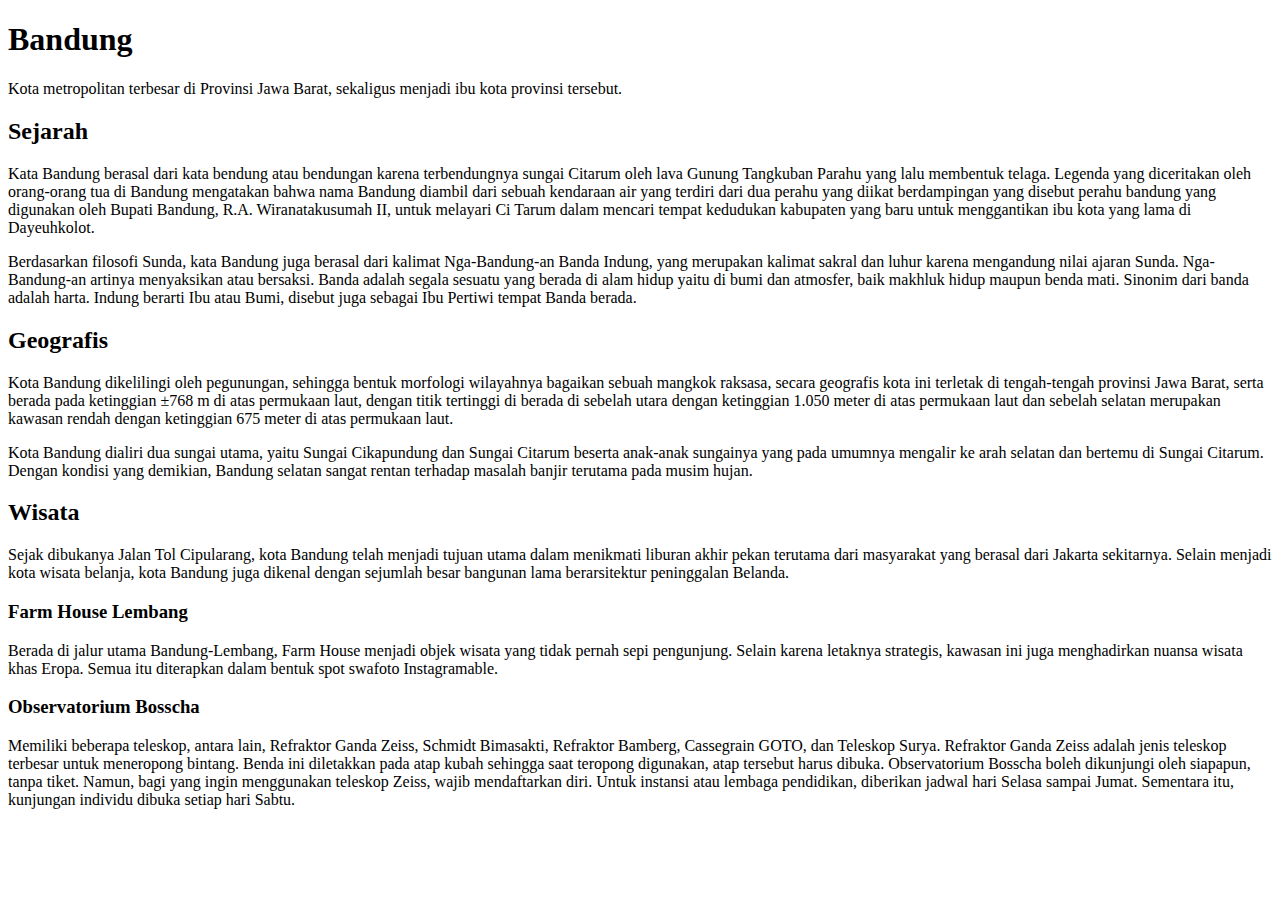
<file: index.html>
<!DOCTYPE html>
<html>

<head>
  <title>Latihan</title>
  <link rel="preconnect" href="https://fonts.googleapis.com">
  <link rel="preconnect" href="https://fonts.gstatic.com" crossorigin>
  <link href="https://fonts.googleapis.com/css2?family=Plus+Jakarta+Sans:wght@400;700&display=swap" rel="stylesheet">
</head>

<body>
  <h1>Bandung</h1>
  <p>
    Kota metropolitan terbesar di Provinsi Jawa Barat, sekaligus menjadi ibu
    kota provinsi tersebut.
  </p>


  <h2>Sejarah</h2>
  <p>
    Kata Bandung berasal dari kata bendung atau bendungan karena terbendungnya
    sungai Citarum oleh lava Gunung Tangkuban Parahu yang lalu membentuk
    telaga. Legenda yang diceritakan oleh orang-orang tua di Bandung
    mengatakan bahwa nama Bandung diambil dari sebuah kendaraan air yang
    terdiri dari dua perahu yang diikat berdampingan yang disebut perahu
    bandung yang digunakan oleh Bupati Bandung, R.A. Wiranatakusumah II, untuk
    melayari Ci Tarum dalam mencari tempat kedudukan kabupaten yang baru untuk
    menggantikan ibu kota yang lama di Dayeuhkolot.
  </p>
  <p>
    Berdasarkan filosofi Sunda, kata Bandung juga berasal dari kalimat
    Nga-Bandung-an Banda Indung, yang merupakan kalimat sakral dan luhur
    karena mengandung nilai ajaran Sunda. Nga-Bandung-an artinya menyaksikan
    atau bersaksi. Banda adalah segala sesuatu yang berada di alam hidup yaitu
    di bumi dan atmosfer, baik makhluk hidup maupun benda mati. Sinonim dari
    banda adalah harta. Indung berarti Ibu atau Bumi, disebut juga sebagai Ibu
    Pertiwi tempat Banda berada.
  </p>


  <h2>Geografis</h2>
  <p>
    Kota Bandung dikelilingi oleh pegunungan, sehingga bentuk morfologi
    wilayahnya bagaikan sebuah mangkok raksasa, secara geografis kota ini
    terletak di tengah-tengah provinsi Jawa Barat, serta berada pada
    ketinggian ±768 m di atas permukaan laut, dengan titik tertinggi di berada
    di sebelah utara dengan ketinggian 1.050 meter di atas permukaan laut dan
    sebelah selatan merupakan kawasan rendah dengan ketinggian 675 meter di
    atas permukaan laut.
  </p>
  <p>
    Kota Bandung dialiri dua sungai utama, yaitu Sungai Cikapundung dan Sungai
    Citarum beserta anak-anak sungainya yang pada umumnya mengalir ke arah
    selatan dan bertemu di Sungai Citarum. Dengan kondisi yang demikian,
    Bandung selatan sangat rentan terhadap masalah banjir terutama pada musim
    hujan.
  </p>


  <h2>Wisata</h2>
  <p>
    Sejak dibukanya Jalan Tol Cipularang, kota Bandung telah menjadi tujuan
    utama dalam menikmati liburan akhir pekan terutama dari masyarakat yang
    berasal dari Jakarta sekitarnya. Selain menjadi kota wisata belanja, kota
    Bandung juga dikenal dengan sejumlah besar bangunan lama berarsitektur
    peninggalan Belanda.
  </p>

  <h3>Farm House Lembang</h3>
  <p>
    Berada di jalur utama Bandung-Lembang, Farm House menjadi objek wisata
    yang tidak pernah sepi pengunjung. Selain karena letaknya strategis,
    kawasan ini juga menghadirkan nuansa wisata khas Eropa. Semua itu
    diterapkan dalam bentuk spot swafoto Instagramable.
  </p>

  <h3>Observatorium Bosscha</h3>
  <p>
    Memiliki beberapa teleskop, antara lain, Refraktor Ganda Zeiss, Schmidt
    Bimasakti, Refraktor Bamberg, Cassegrain GOTO, dan Teleskop Surya.
    Refraktor Ganda Zeiss adalah jenis teleskop terbesar untuk meneropong
    bintang. Benda ini diletakkan pada atap kubah sehingga saat teropong
    digunakan, atap tersebut harus dibuka. Observatorium Bosscha boleh
    dikunjungi oleh siapapun, tanpa tiket. Namun, bagi yang ingin menggunakan
    teleskop Zeiss, wajib mendaftarkan diri. Untuk instansi atau lembaga
    pendidikan, diberikan jadwal hari Selasa sampai Jumat. Sementara itu,
    kunjungan individu dibuka setiap hari Sabtu.
  </p>
</body>

</html>
</file>
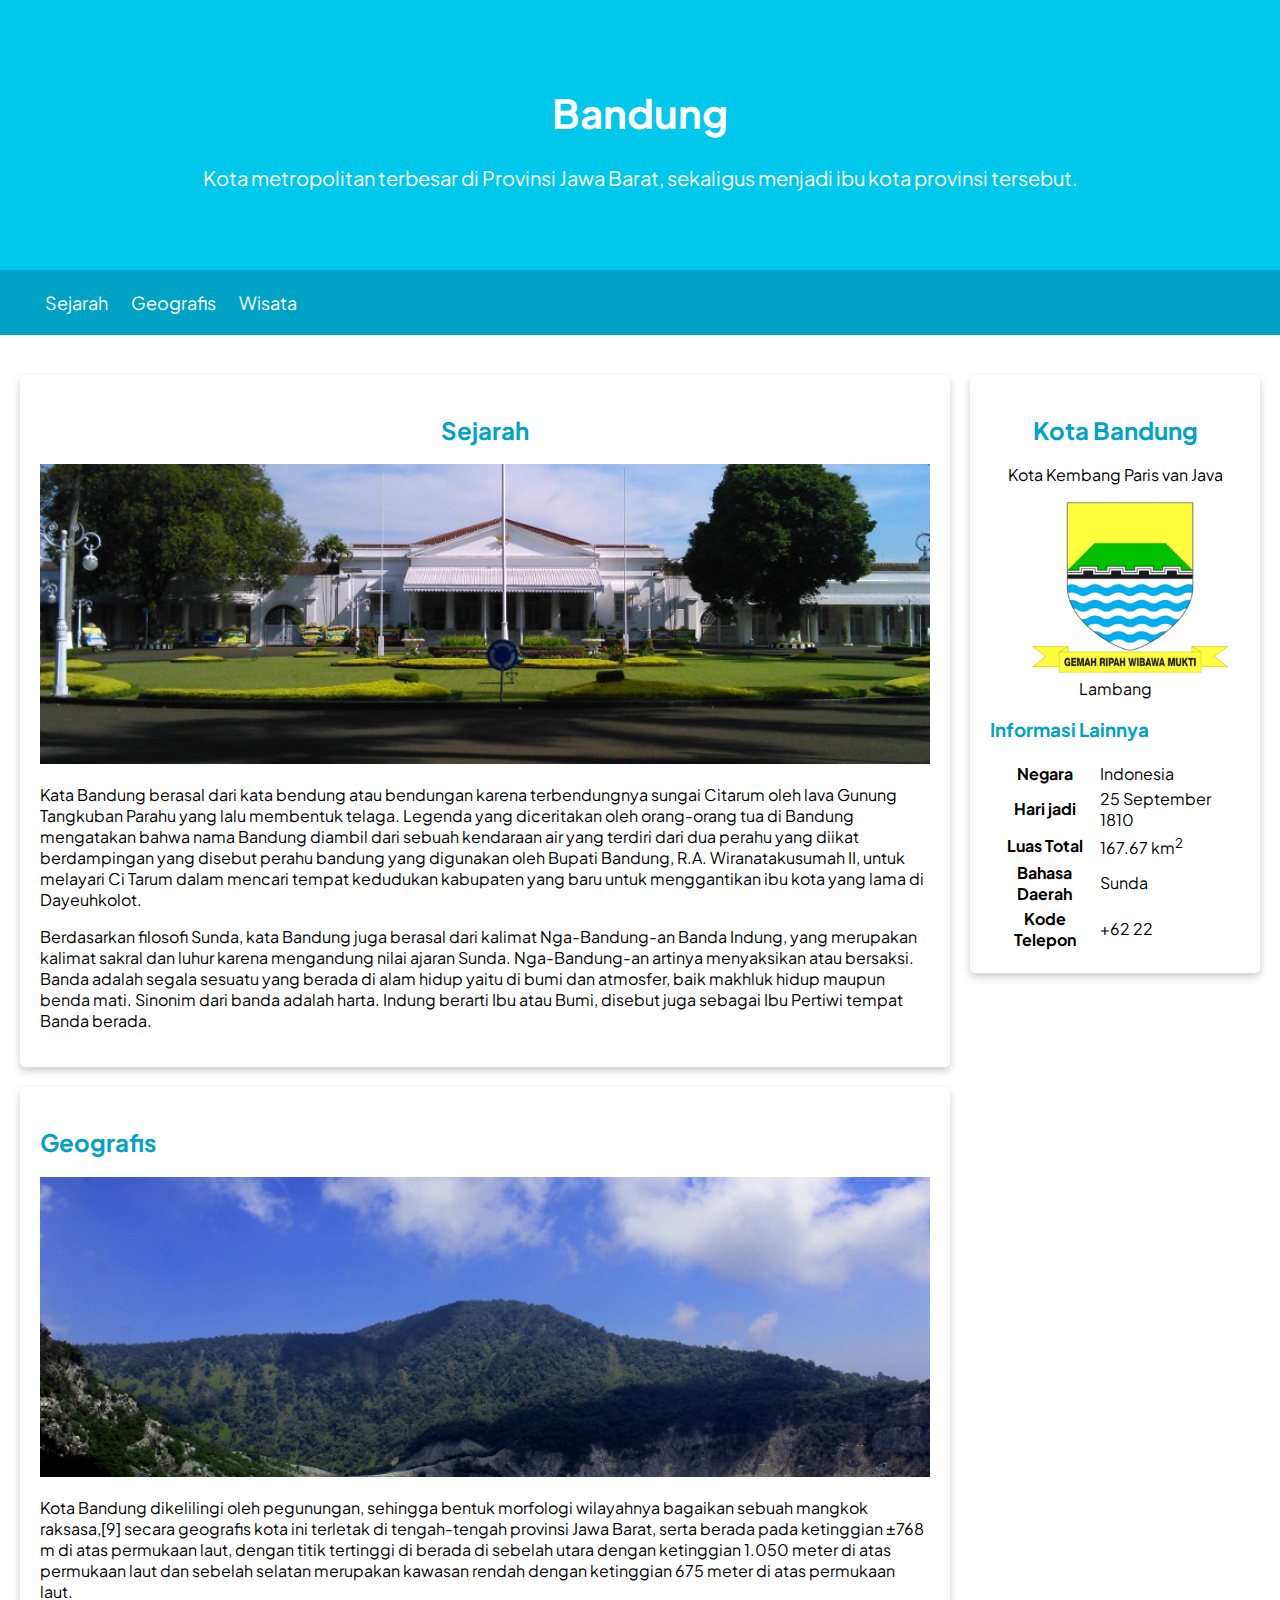
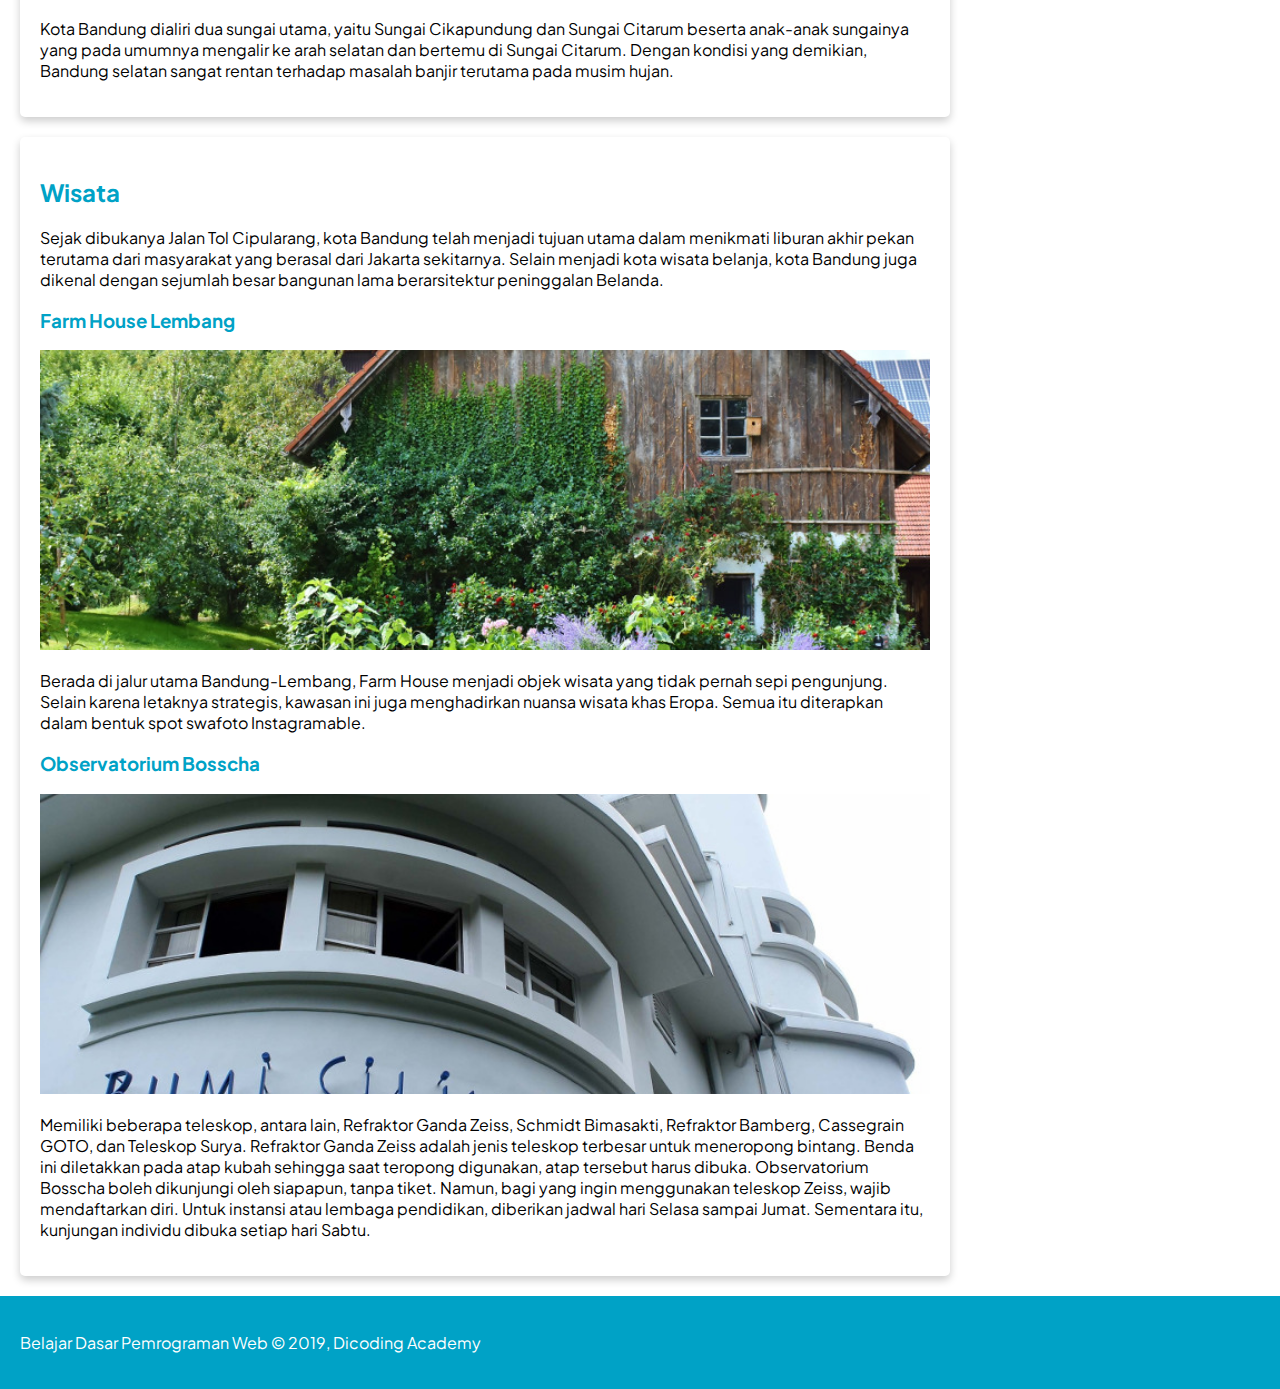
<file: profil.html>
<!DOCTYPE html>
<html>

<head>
  <meta charset="utf-8" />
  <title>Halaman Profil Bandung</title>
  <link rel="stylesheet" href="assets/styles/style.css">
  <link rel="preconnect" href="https://fonts.googleapis.com">
  <link rel="preconnect" href="https://fonts.gstatic.com" crossorigin>
  <link href="https://fonts.googleapis.com/css2?family=Plus+Jakarta+Sans:wght@400;700&display=swap" rel="stylesheet">
  <meta name="viewport" content="width=device-width, initial-scale=1">

</head>

<body>
  <header>
    <div class="jumbotron">
      <h1>Bandung</h1>
      <p>
        Kota metropolitan terbesar di Provinsi Jawa Barat, sekaligus menjadi ibu kota provinsi
        tersebut.
      </p>
    </div>
    <nav>
      <ul>
        <li>
          <a href="#sejarah">Sejarah</a>
        </li>
        <li>
          <a href="#geografis">Geografis</a>
        </li>
        <li>
          <a href="#wisata">Wisata</a>
        </li>
      </ul>
    </nav>
  </header>

  <main>
    <!-- Konten artikel -->
    <div id="content">
      <article id="sejarah" class="card">
        <h2>Sejarah</h2>
        <img src="assets/image/history.jpg" alt="sejarah" class="featured-images" />
        <p>
          Kata Bandung berasal dari kata bendung atau bendungan karena terbendungnya sungai
          Citarum oleh lava Gunung Tangkuban Parahu yang lalu membentuk telaga. Legenda yang
          diceritakan oleh orang-orang tua di Bandung mengatakan bahwa nama Bandung diambil dari
          sebuah kendaraan air yang terdiri dari dua perahu yang diikat berdampingan yang disebut
          perahu bandung yang digunakan oleh Bupati Bandung, R.A. Wiranatakusumah II, untuk
          melayari Ci Tarum dalam mencari tempat kedudukan kabupaten yang baru untuk menggantikan
          ibu kota yang lama di Dayeuhkolot.
        </p>

        <p>
          Berdasarkan filosofi Sunda, kata Bandung juga berasal dari kalimat Nga-Bandung-an Banda
          Indung, yang merupakan kalimat sakral dan luhur karena mengandung nilai ajaran Sunda.
          Nga-Bandung-an artinya menyaksikan atau bersaksi. Banda adalah segala sesuatu yang
          berada di alam hidup yaitu di bumi dan atmosfer, baik makhluk hidup maupun benda mati.
          Sinonim dari banda adalah harta. Indung berarti Ibu atau Bumi, disebut juga sebagai Ibu
          Pertiwi tempat Banda berada.
        </p>
      </article>

      <article id="geografis" class="card">
        <h2>Geografis</h2>
        <img src="assets/image/geografis.jpg" alt="geografis" class="featured-images" />
        <p>
          Kota Bandung dikelilingi oleh pegunungan, sehingga bentuk morfologi wilayahnya bagaikan
          sebuah mangkok raksasa,[9] secara geografis kota ini terletak di tengah-tengah provinsi
          Jawa Barat, serta berada pada ketinggian ±768 m di atas permukaan laut, dengan titik
          tertinggi di berada di sebelah utara dengan ketinggian 1.050 meter di atas permukaan
          laut dan sebelah selatan merupakan kawasan rendah dengan ketinggian 675 meter di atas
          permukaan laut.
        </p>

        <p>
          Kota Bandung dialiri dua sungai utama, yaitu Sungai Cikapundung dan Sungai Citarum
          beserta anak-anak sungainya yang pada umumnya mengalir ke arah selatan dan bertemu di
          Sungai Citarum. Dengan kondisi yang demikian, Bandung selatan sangat rentan terhadap
          masalah banjir terutama pada musim hujan.
        </p>
      </article>

      <article id="wisata" class="card">
        <h2>Wisata</h2>
        <p>
          Sejak dibukanya Jalan Tol Cipularang, kota Bandung telah menjadi tujuan utama dalam
          menikmati liburan akhir pekan terutama dari masyarakat yang berasal dari Jakarta
          sekitarnya. Selain menjadi kota wisata belanja, kota Bandung juga dikenal dengan
          sejumlah besar bangunan lama berarsitektur peninggalan Belanda.
        </p>

        <section>
          <h3>Farm House Lembang</h3>
          <img src="assets/image/farm-house.jpg" alt="farm house" class="featured-images" />
          <p>
            Berada di jalur utama Bandung-Lembang, Farm House menjadi objek wisata yang tidak
            pernah sepi pengunjung. Selain karena letaknya strategis, kawasan ini juga
            menghadirkan nuansa wisata khas Eropa. Semua itu diterapkan dalam bentuk spot swafoto
            Instagramable.
          </p>
        </section>

        <section>
          <h3>Observatorium Bosscha</h3>
          <img src="assets/image/bosscha.jpg" alt="bosscha" class="featured-images" />
          <p>
            Memiliki beberapa teleskop, antara lain, Refraktor Ganda Zeiss, Schmidt Bimasakti,
            Refraktor Bamberg, Cassegrain GOTO, dan Teleskop Surya. Refraktor Ganda Zeiss adalah
            jenis teleskop terbesar untuk meneropong bintang. Benda ini diletakkan pada atap kubah
            sehingga saat teropong digunakan, atap tersebut harus dibuka. Observatorium Bosscha
            boleh dikunjungi oleh siapapun, tanpa tiket. Namun, bagi yang ingin menggunakan
            teleskop Zeiss, wajib mendaftarkan diri. Untuk instansi atau lembaga pendidikan,
            diberikan jadwal hari Selasa sampai Jumat. Sementara itu, kunjungan individu dibuka
            setiap hari Sabtu.
          </p>
        </section>
      </article>
    </div>

    <!-- Konten samping -->
    <aside>
      <article class="profile card">
        <header>
          <h2>Kota Bandung</h2>
          <p>Kota Kembang Paris van Java</p>
          <figure>
            <img src="assets/image/bandung-badge.png" />
            <figcaption>Lambang</figcaption>
          </figure>
        </header>

        <section>
          <h3>Informasi Lainnya</h3>

          <table>
            <tr>
              <th>Negara</th>
              <td>Indonesia</td>
            </tr>
            <tr>
              <th>Hari jadi</th>
              <td>25 September 1810</td>
            </tr>
            <tr>
              <th>Luas Total</th>
              <td>167.67 km<sup>2</sup></td>
            </tr>
            <tr>
              <th>Bahasa Daerah</th>
              <td>Sunda</td>
            </tr>
            <tr>
              <th>Kode Telepon</th>
              <td>+62 22</td>
            </tr>
          </table>
        </section>
      </article>
    </aside>
  </main>

  <footer>
    <p>Belajar Dasar Pemrograman Web &#169; 2019, Dicoding Academy</p>
  </footer>
</body>

</html>
</file>
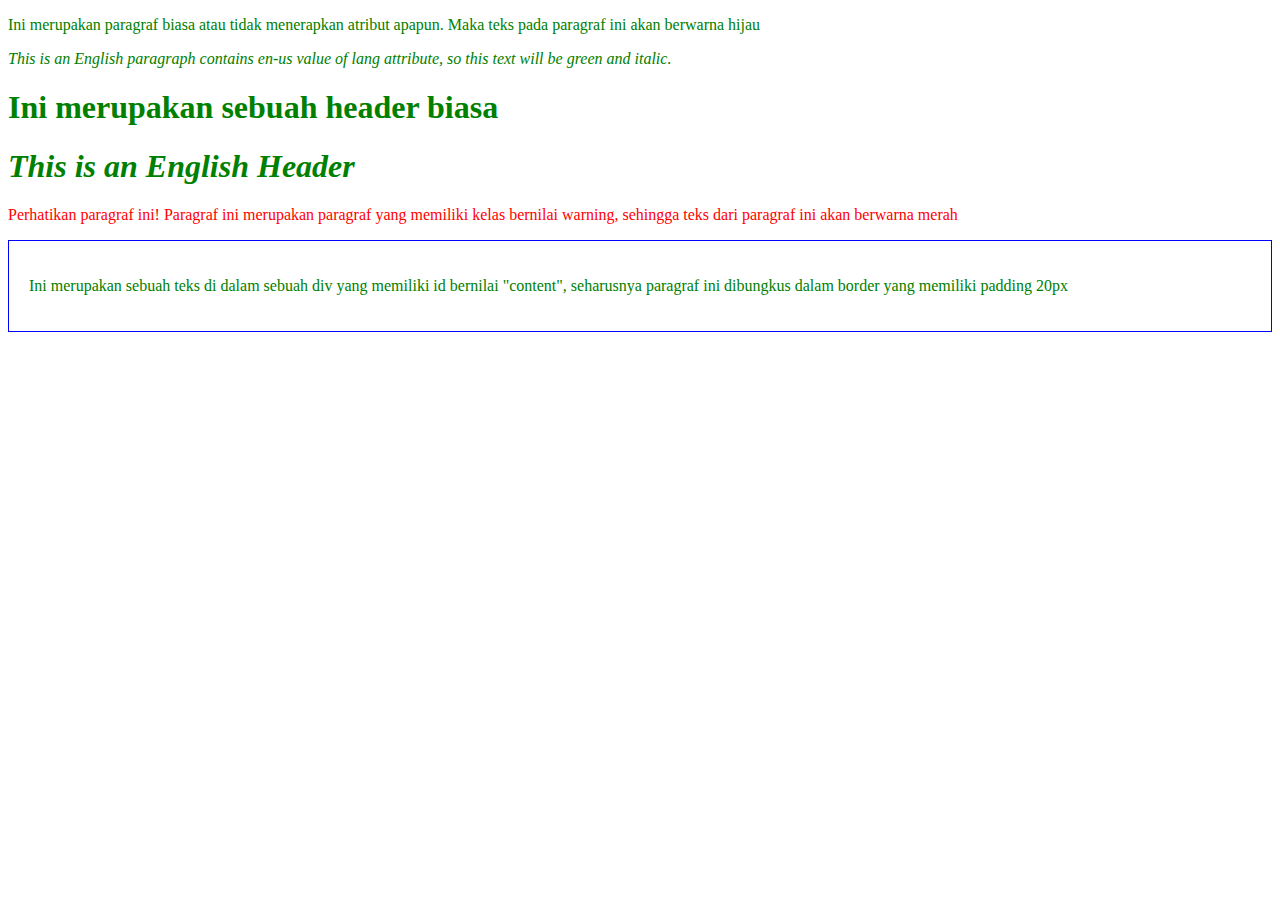
<file: test-selector.html>
<!DOCTYPE html>
<html lang="id">
  <head>
    <meta charset="UTF-8" />
    <title>Judul Dokumen</title>
    
    <link rel="stylesheet" href="./assets/styles/selector.css" />
  </head>
  <body>
    <p>
      Ini merupakan paragraf biasa atau tidak menerapkan atribut apapun. Maka
      teks pada paragraf ini akan berwarna hijau
    </p>
    <p lang="en-us">
      This is an English paragraph contains en-us value of lang attribute, so
      this text will be green and italic.
    </p>

    <h1>Ini merupakan sebuah header biasa</h1>
    <h1 lang="en-us">This is an English Header</h1>

    <p class="warning">
      Perhatikan paragraf ini! Paragraf ini merupakan paragraf yang memiliki
      kelas bernilai warning, sehingga teks dari paragraf ini akan berwarna
      merah
    </p>

    <div id="content">
      <p>
        Ini merupakan sebuah teks di dalam sebuah div yang memiliki id bernilai
        "content", seharusnya paragraf ini dibungkus dalam border yang memiliki
        padding 20px
      </p>
    </div>
  </body>
</html>
</file>
<file: assets/styles/style.css>
* {
  box-sizing: border-box;
}

body {
  font-family: "Plus Jakarta sans", sans-serif;
  margin: 0;
  padding: 0;
}

header {
  display: inline;
}

nav {
  background-color: #00a2c6;
  padding: 5px;
  position: sticky;
  top: 0;
}

/* nav ul {
  padding-inline: 4rem;
  display: flex;
  gap: 2rem;
} */

nav li {
  display: inline;
  list-style-type: none;
  margin-right: 20px;
}

nav a {
  font-size: 18px;
  font-weight: 400;
  text-decoration: none;
  color: white;
}

nav a:hover {
  font-weight: bold;
}

main {
  padding: 20px;
  overflow: auto;
  /* display: flex;
  gap: 1.5rem; */
}

aside {
  float: right;
  width: 25%;
  padding-left: 20px;
}

footer {
  padding: 20px;
  color: white;
  background-color: #00a2c6;
}

h2,
h3 {
  color: #00a2c6;
}

#content {
  /* flex: 5;
  display: flex;
  flex-flow: column nowrap;
  gap: 1rem 2rem; */
  float: left;
  width: 75%;
}

.jumbotron {
  font-size: 20px;
  padding: 60px;
  background-color: #00c8eb;
  text-align: center;
  color: white;
}

.profile header {
  text-align: center;
}

.featured-images {
  width: 100%;
  max-height: 300px;
  object-fit: cover;
  object-position: center;
}

.profile img {
  width: 200px;
}

.card {
  box-shadow: 0 4px 8px 0 rgba(0, 0, 0, 0.2);
  border-radius: 5px;
  padding: 20px;
  margin-top: 20px;
}

@media screen and (max-width: 1000px) {
  #content, aside {
    width: 100%;
    padding: 0;
  }
}

#sejarah > h2 {
  text-align: center;
}
</file>
<file: assets/styles/selector.css>
/* Menargetkan seluruh tipe elemen */
* {
    color: green;
  }
  
  /* Menargetkan seluruh tipe elemen yang mengandung nilai "en" pada atribut lang */
  *[lang^='en'] {
    font-style: italic;
  }
  
  /* Menargetkan seluruh tipe elemen yang memiliki nilai "warning" pada atribut class */
  *.warning {
    color: red;
  }
  
  /* Menargetkan seluruh tipe elemen yang memiliki nilai "content" pada atribut id */
  *#content {
    border: 1px solid blue;
    padding: 20px;
  }
</file>
